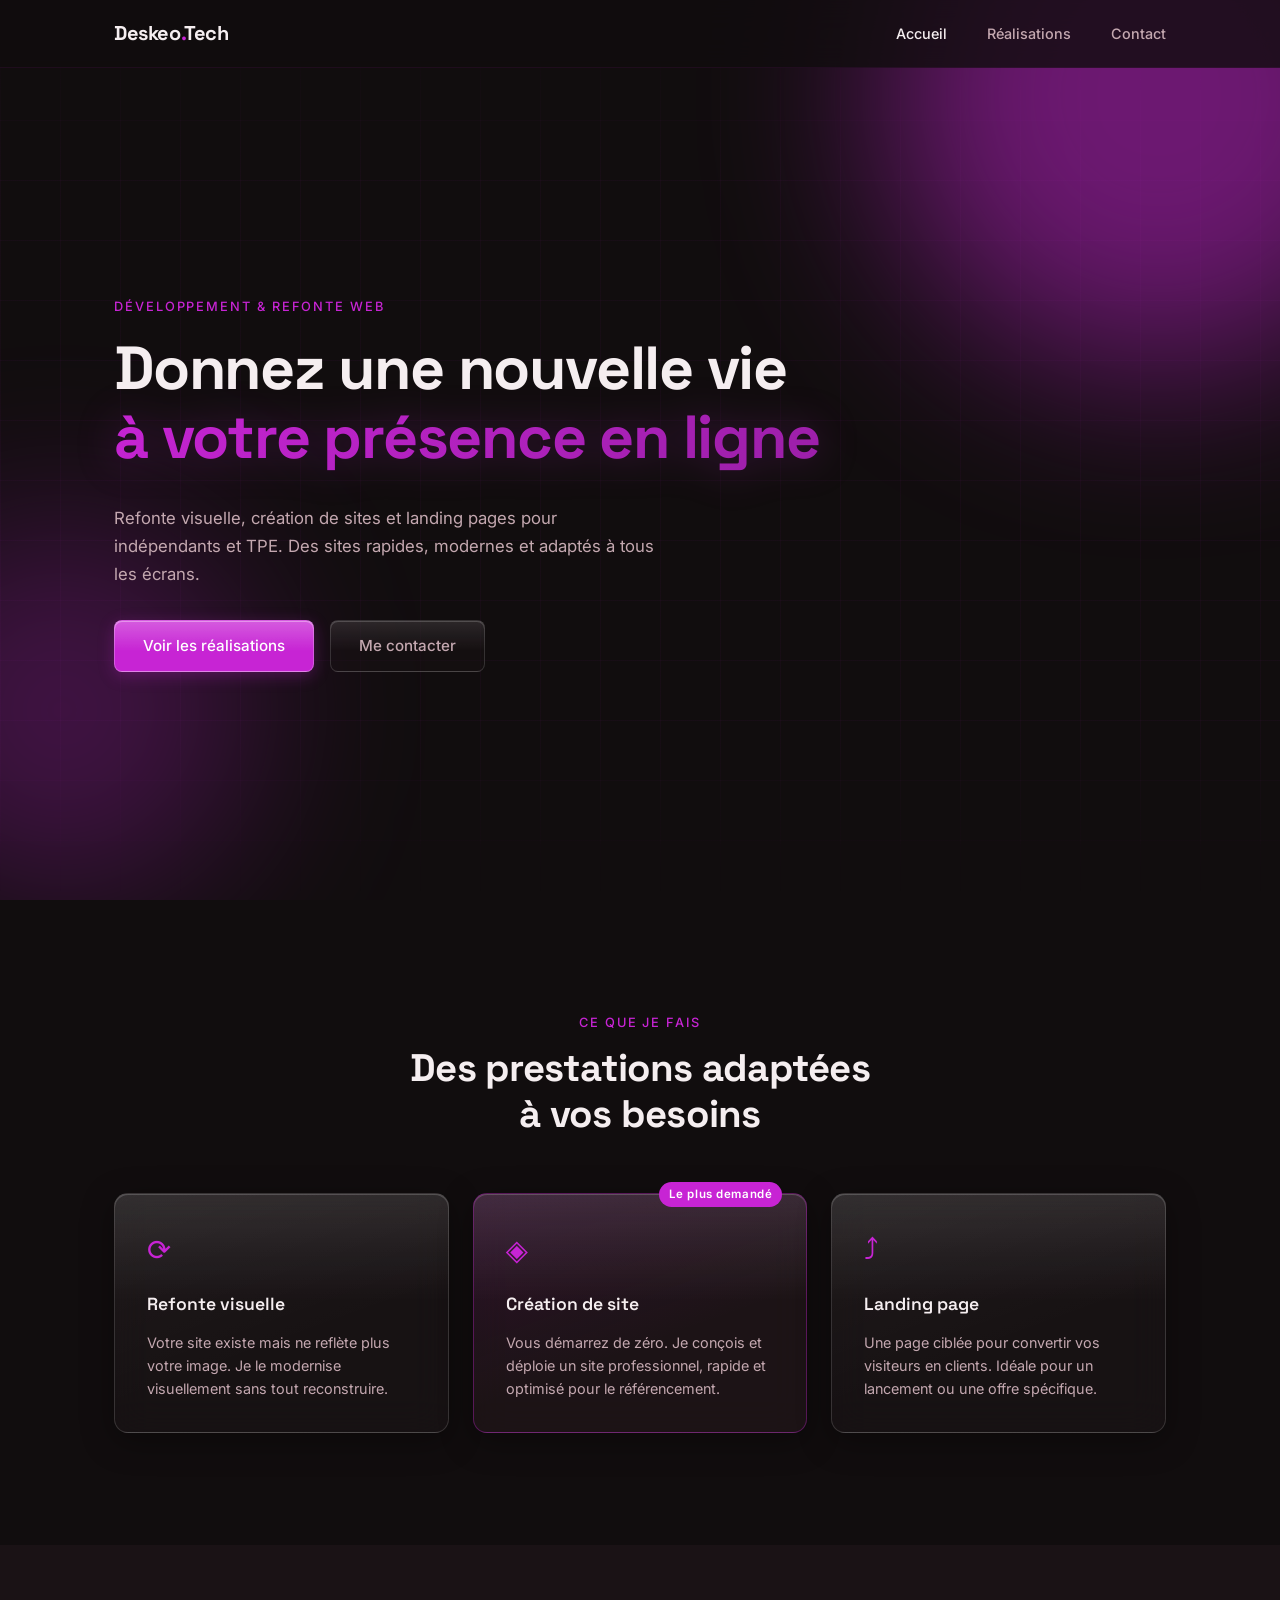
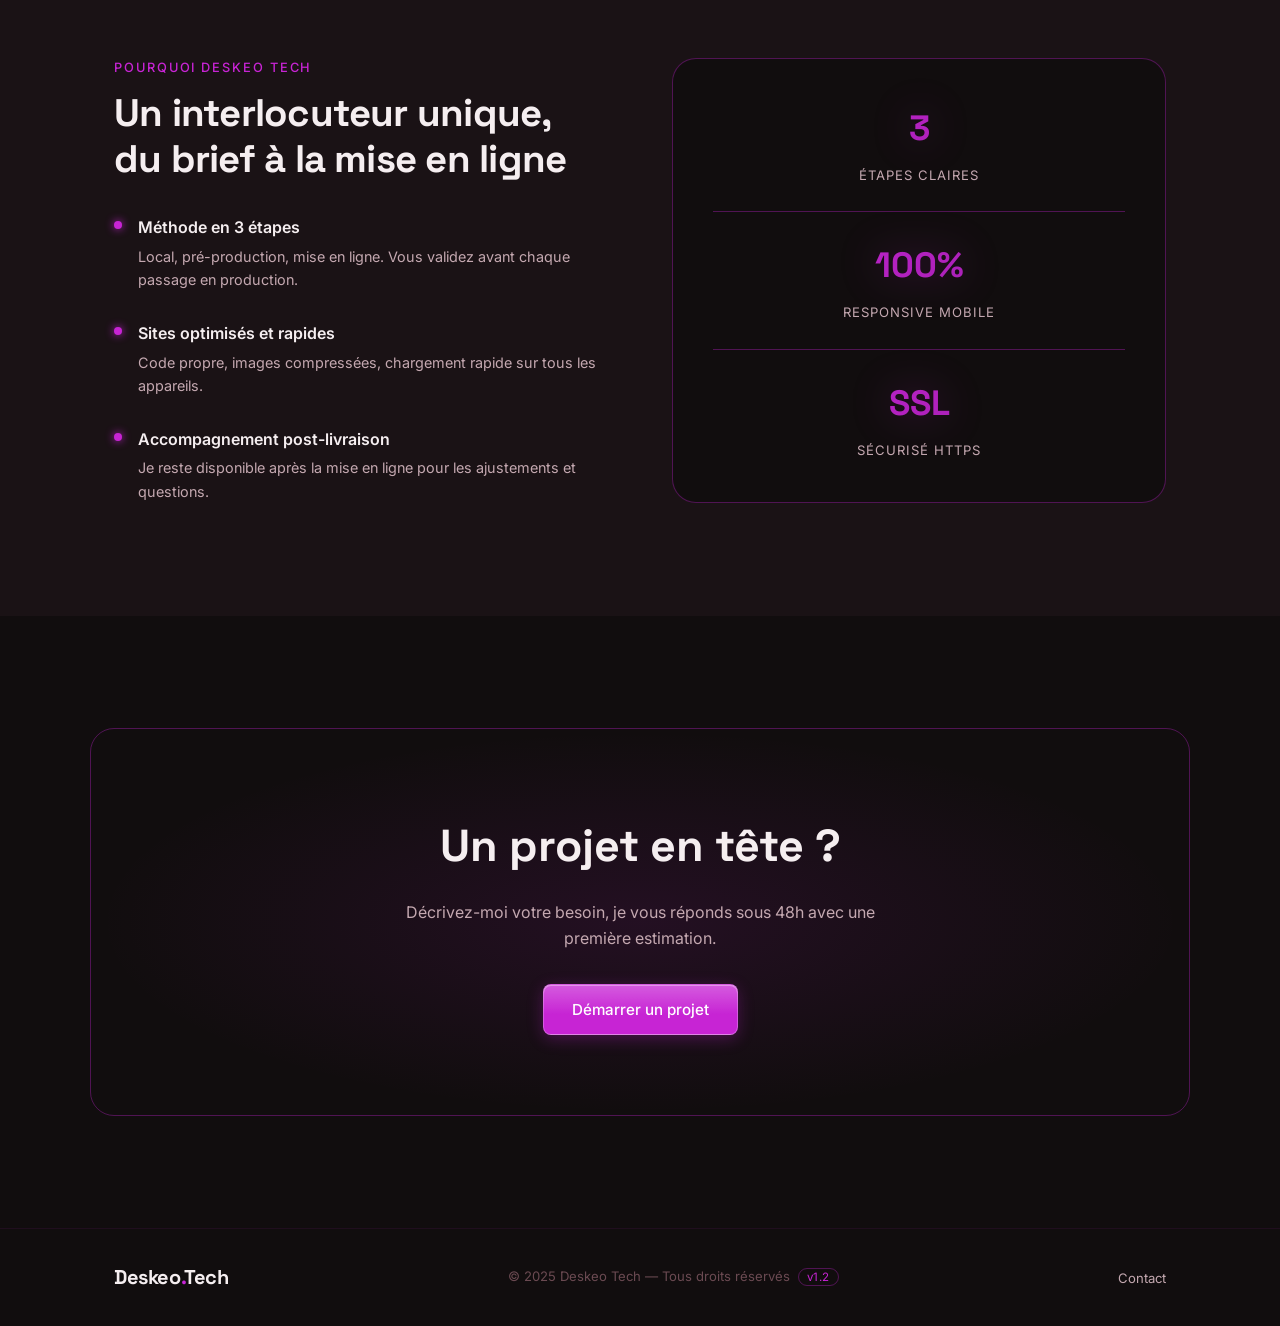
<file: index.html>
<!DOCTYPE html>
<html lang="fr">
<head>
    <meta charset="UTF-8">
    <meta name="viewport" content="width=device-width, initial-scale=1.0">
    <meta name="description" content="Deskeo Tech — Refonte de sites web et création de landing pages pour professionnels.">
    <title>Deskeo Tech — Développement & Refonte Web</title>
    <link rel="preconnect" href="https://fonts.googleapis.com">
    <link rel="preconnect" href="https://fonts.gstatic.com" crossorigin>
    <link href="https://fonts.googleapis.com/css2?family=Inter:wght@300;400;500;600&family=Space+Grotesk:wght@500;700&display=swap" rel="stylesheet">
    <link rel="stylesheet" href="css/style.css">
    <link rel="stylesheet" href="css/animations.css">
</head>
<body>

    <!-- NAV -->
    <header class="nav-wrapper">
        <nav class="nav container">
            <a href="index.html" class="nav-logo">Deskeo<span class="accent">.</span>Tech</a>
            <button class="nav-toggle" aria-label="Ouvrir le menu" aria-expanded="false">
                <span></span><span></span><span></span>
            </button>
            <ul class="nav-links" role="list">
                <li><a href="index.html" class="nav-link active">Accueil</a></li>
                <li><a href="realisations.html" class="nav-link">Réalisations</a></li>
                <li><a href="contact.html" class="nav-link">Contact</a></li>
            </ul>
        </nav>
    </header>

    <main>

        <!-- HERO -->
        <section class="hero">
            <div class="hero-bg" aria-hidden="true">
                <div class="neon-orb orb-1"></div>
                <div class="neon-orb orb-2"></div>
                <div class="grid-overlay"></div>
                <div class="sparkles"></div>
            </div>
            <div class="container hero-content">
                <p class="hero-eyebrow">Développement & Refonte Web</p>
                <h1 class="hero-title">
                    Donnez une nouvelle vie<br>
                    <span class="neon-text">à votre présence en ligne</span>
                </h1>
                <p class="hero-desc">Refonte visuelle, création de sites et landing pages pour indépendants et TPE. Des sites rapides, modernes et adaptés à tous les écrans.</p>
                <div class="hero-actions">
                    <a href="realisations.html" class="btn btn-primary">Voir les réalisations</a>
                    <a href="contact.html" class="btn btn-ghost">Me contacter</a>
                </div>
            </div>
        </section>

        <!-- SERVICES -->
        <section class="section services" id="services">
            <div class="container">
                <div class="section-header">
                    <p class="section-eyebrow">Ce que je fais</p>
                    <h2 class="section-title">Des prestations adaptées<br>à vos besoins</h2>
                </div>
                <div class="cards-grid">
                    <article class="card">
                        <div class="card-icon" aria-hidden="true">⟳</div>
                        <h3 class="card-title">Refonte visuelle</h3>
                        <p class="card-desc">Votre site existe mais ne reflète plus votre image. Je le modernise visuellement sans tout reconstruire.</p>
                    </article>
                    <article class="card card-featured">
                        <div class="card-icon" aria-hidden="true">◈</div>
                        <h3 class="card-title">Création de site</h3>
                        <p class="card-desc">Vous démarrez de zéro. Je conçois et déploie un site professionnel, rapide et optimisé pour le référencement.</p>
                        <span class="card-badge">Le plus demandé</span>
                    </article>
                    <article class="card">
                        <div class="card-icon" aria-hidden="true">⤴</div>
                        <h3 class="card-title">Landing page</h3>
                        <p class="card-desc">Une page ciblée pour convertir vos visiteurs en clients. Idéale pour un lancement ou une offre spécifique.</p>
                    </article>
                </div>
            </div>
        </section>

        <!-- POURQUOI MOI -->
        <section class="section why">
            <div class="container why-grid">
                <div class="why-text">
                    <p class="section-eyebrow">Pourquoi Deskeo Tech</p>
                    <h2 class="section-title">Un interlocuteur unique,<br>du brief à la mise en ligne</h2>
                    <ul class="why-list" role="list">
                        <li class="why-item">
                            <span class="why-dot" aria-hidden="true"></span>
                            <div>
                                <strong>Méthode en 3 étapes</strong>
                                <p>Local, pré-production, mise en ligne. Vous validez avant chaque passage en production.</p>
                            </div>
                        </li>
                        <li class="why-item">
                            <span class="why-dot" aria-hidden="true"></span>
                            <div>
                                <strong>Sites optimisés et rapides</strong>
                                <p>Code propre, images compressées, chargement rapide sur tous les appareils.</p>
                            </div>
                        </li>
                        <li class="why-item">
                            <span class="why-dot" aria-hidden="true"></span>
                            <div>
                                <strong>Accompagnement post-livraison</strong>
                                <p>Je reste disponible après la mise en ligne pour les ajustements et questions.</p>
                            </div>
                        </li>
                    </ul>
                </div>
                <div class="why-visual" aria-hidden="true">
                    <div class="stats-block">
                        <div class="stat">
                            <span class="stat-number neon-text">3</span>
                            <span class="stat-label">Étapes claires</span>
                        </div>
                        <div class="stat-divider"></div>
                        <div class="stat">
                            <span class="stat-number neon-text">100%</span>
                            <span class="stat-label">Responsive mobile</span>
                        </div>
                        <div class="stat-divider"></div>
                        <div class="stat">
                            <span class="stat-number neon-text">SSL</span>
                            <span class="stat-label">Sécurisé HTTPS</span>
                        </div>
                    </div>
                </div>
            </div>
        </section>

        <!-- CTA -->
        <section class="section cta-section">
            <div class="container cta-inner">
                <div class="cta-neon-bg" aria-hidden="true"></div>
                <h2 class="cta-title">Un projet en tête ?</h2>
                <p class="cta-desc">Décrivez-moi votre besoin, je vous réponds sous 48h avec une première estimation.</p>
                <a href="contact.html" class="btn btn-primary">Démarrer un projet</a>
            </div>
        </section>

    </main>

    <!-- FOOTER -->
    <footer class="footer">
        <div class="container footer-inner">
            <span class="nav-logo">Deskeo<span class="accent">.</span>Tech</span>
            <p class="footer-copy">&copy; 2025 Deskeo Tech — Tous droits réservés <span class="footer-version">v1.1</span></p>
            <nav aria-label="Navigation secondaire">
                <a href="contact.html" class="footer-link">Contact</a>
            </nav>
        </div>
    </footer>

    <script src="js/main.js"></script>
</body>
</html>
</file>
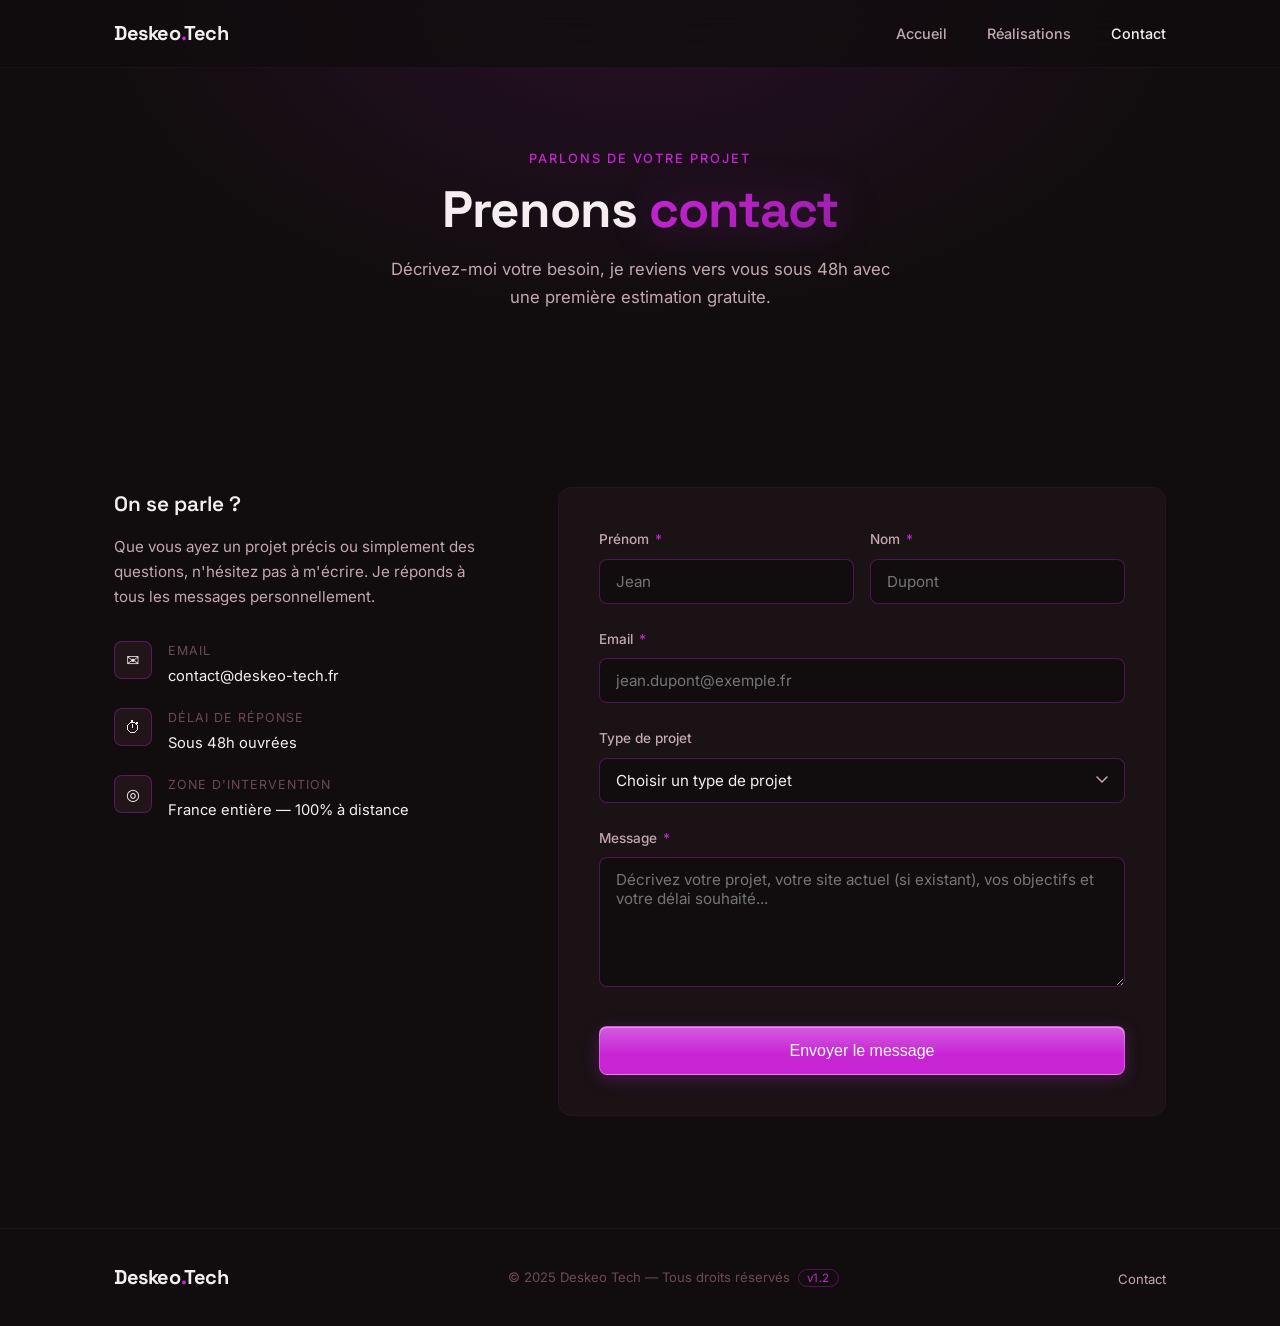
<file: contact.html>
<!DOCTYPE html>
<html lang="fr">
<head>
    <meta charset="UTF-8">
    <meta name="viewport" content="width=device-width, initial-scale=1.0">
    <meta name="description" content="Contactez Deskeo Tech pour votre projet de site web.">
    <title>Contact — Deskeo Tech</title>
    <link rel="preconnect" href="https://fonts.googleapis.com">
    <link rel="preconnect" href="https://fonts.gstatic.com" crossorigin>
    <link href="https://fonts.googleapis.com/css2?family=Inter:wght@300;400;500;600&family=Space+Grotesk:wght@500;700&display=swap" rel="stylesheet">
    <link rel="stylesheet" href="css/style.css">
    <link rel="stylesheet" href="css/animations.css">
</head>
<body>

    <header class="nav-wrapper">
        <nav class="nav container">
            <a href="index.html" class="nav-logo">Deskeo<span class="accent">.</span>Tech</a>
            <button class="nav-toggle" aria-label="Ouvrir le menu" aria-expanded="false">
                <span></span><span></span><span></span>
            </button>
            <ul class="nav-links" role="list">
                <li><a href="index.html"        class="nav-link">Accueil</a></li>
                <li><a href="realisations.html" class="nav-link">Réalisations</a></li>
                <li><a href="contact.html"      class="nav-link active">Contact</a></li>
            </ul>
        </nav>
    </header>

    <main>

        <!-- EN-TÊTE DE PAGE -->
        <section class="page-hero">
            <div class="page-hero-bg" aria-hidden="true"></div>
            <div class="container">
                <p class="page-hero-eyebrow">Parlons de votre projet</p>
                <h1 class="page-hero-title">
                    Prenons <span class="neon-text">contact</span>
                </h1>
                <p class="page-hero-desc">Décrivez-moi votre besoin, je reviens vers vous sous 48h avec une première estimation gratuite.</p>
            </div>
        </section>

        <!-- FORMULAIRE + INFOS -->
        <section class="section">
            <div class="container contact-grid">

                <!-- Colonne gauche : informations -->
                <div class="contact-info">
                    <h2 class="contact-info-title">On se parle ?</h2>
                    <p class="contact-info-desc">Que vous ayez un projet précis ou simplement des questions, n'hésitez pas à m'écrire. Je réponds à tous les messages personnellement.</p>

                    <ul class="contact-items" role="list">
                        <li class="contact-item">
                            <div class="contact-item-icon" aria-hidden="true">✉</div>
                            <div>
                                <p class="contact-item-label">Email</p>
                                <p class="contact-item-value">contact@deskeo-tech.fr</p>
                            </div>
                        </li>
                        <li class="contact-item">
                            <div class="contact-item-icon" aria-hidden="true">⏱</div>
                            <div>
                                <p class="contact-item-label">Délai de réponse</p>
                                <p class="contact-item-value">Sous 48h ouvrées</p>
                            </div>
                        </li>
                        <li class="contact-item">
                            <div class="contact-item-icon" aria-hidden="true">◎</div>
                            <div>
                                <p class="contact-item-label">Zone d'intervention</p>
                                <p class="contact-item-value">France entière — 100% à distance</p>
                            </div>
                        </li>
                    </ul>
                </div>

                <!-- Colonne droite : formulaire
                     Le formulaire utilise Netlify Forms :
                     l'attribut data-netlify="true" suffit pour
                     que Netlify intercepte et stocke les envois.
                     Aucune base de données, aucun serveur à gérer.
                     Les soumissions arrivent dans ton dashboard Netlify
                     et par email. -->
                <div class="form-wrapper">
                    <form class="form" name="contact" method="POST" data-netlify="true" data-netlify-honeypot="bot-field" novalidate netlify>

                        <!-- Champ honeypot anti-spam : caché visuellement,
                             les bots le remplissent, Netlify filtre ces envois. -->
                        <input type="hidden" name="form-name" value="contact">
                        <p style="display:none">
                            <label>Ne pas remplir : <input name="bot-field"></label>
                        </p>

                        <div class="form-row">
                            <div class="form-group">
                                <label class="form-label" for="prenom">
                                    Prénom <span class="required" aria-hidden="true">*</span>
                                </label>
                                <input class="form-input" type="text" id="prenom" name="prenom" required autocomplete="given-name" placeholder="Jean">
                            </div>
                            <div class="form-group">
                                <label class="form-label" for="nom">
                                    Nom <span class="required" aria-hidden="true">*</span>
                                </label>
                                <input class="form-input" type="text" id="nom" name="nom" required autocomplete="family-name" placeholder="Dupont">
                            </div>
                        </div>

                        <div class="form-group">
                            <label class="form-label" for="email">
                                Email <span class="required" aria-hidden="true">*</span>
                            </label>
                            <input class="form-input" type="email" id="email" name="email" required autocomplete="email" placeholder="jean.dupont@exemple.fr">
                        </div>

                        <div class="form-group">
                            <label class="form-label" for="sujet">Type de projet</label>
                            <select class="form-select" id="sujet" name="sujet">
                                <option value="" disabled selected>Choisir un type de projet</option>
                                <option value="refonte">Refonte de site existant</option>
                                <option value="creation">Création de site</option>
                                <option value="landing">Landing page</option>
                                <option value="autre">Autre demande</option>
                            </select>
                        </div>

                        <div class="form-group">
                            <label class="form-label" for="message">
                                Message <span class="required" aria-hidden="true">*</span>
                            </label>
                            <textarea class="form-textarea" id="message" name="message" required placeholder="Décrivez votre projet, votre site actuel (si existant), vos objectifs et votre délai souhaité..."></textarea>
                        </div>

                        <button type="submit" class="btn btn-primary form-submit">
                            Envoyer le message
                        </button>
                    </form>

                    <!-- Message affiché après envoi réussi (géré par JS) -->
                    <div class="form-success" id="formSuccess" role="alert" aria-live="polite">
                        <div class="form-success-icon" aria-hidden="true">✓</div>
                        <h3 class="form-success-title">Message envoyé !</h3>
                        <p class="form-success-desc">Merci pour votre message. Je vous réponds sous 48h ouvrées.</p>
                    </div>
                </div>

            </div>
        </section>

    </main>

    <footer class="footer">
        <div class="container footer-inner">
            <span class="nav-logo">Deskeo<span class="accent">.</span>Tech</span>
            <p class="footer-copy">&copy; 2025 Deskeo Tech — Tous droits réservés <span class="footer-version">v1.1</span></p>
            <nav aria-label="Navigation secondaire">
                <a href="contact.html" class="footer-link">Contact</a>
            </nav>
        </div>
    </footer>

    <script src="js/main.js"></script>
</body>
</html>
</file>
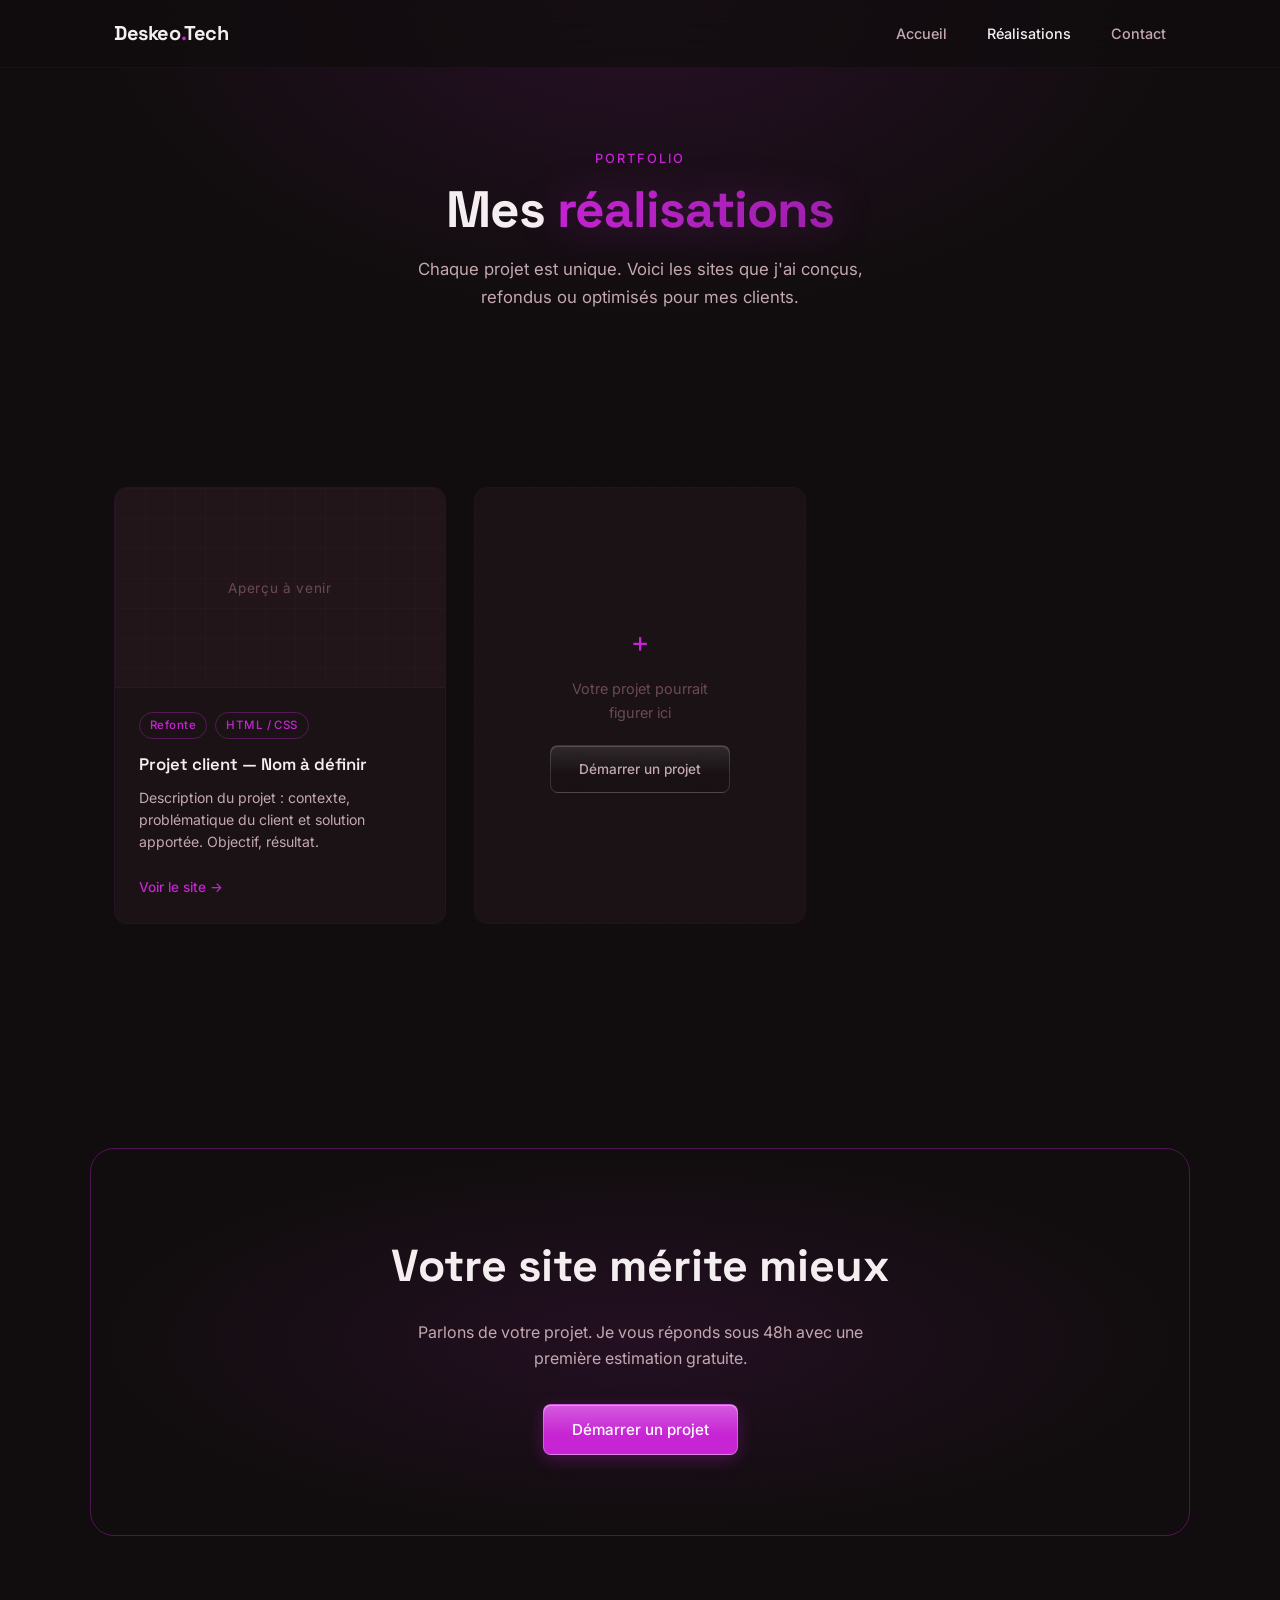
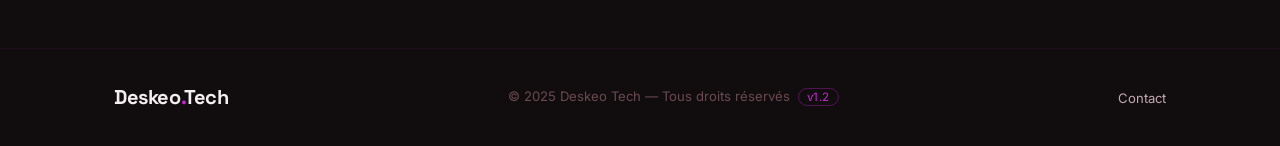
<file: realisations.html>
<!DOCTYPE html>
<html lang="fr">
<head>
    <meta charset="UTF-8">
    <meta name="viewport" content="width=device-width, initial-scale=1.0">
    <meta name="description" content="Réalisations Deskeo Tech — projets de refonte et création de sites web.">
    <title>Réalisations — Deskeo Tech</title>
    <link rel="preconnect" href="https://fonts.googleapis.com">
    <link rel="preconnect" href="https://fonts.gstatic.com" crossorigin>
    <link href="https://fonts.googleapis.com/css2?family=Inter:wght@300;400;500;600&family=Space+Grotesk:wght@500;700&display=swap" rel="stylesheet">
    <link rel="stylesheet" href="css/style.css">
    <link rel="stylesheet" href="css/animations.css">
</head>
<body>

    <header class="nav-wrapper">
        <nav class="nav container">
            <a href="index.html" class="nav-logo">Deskeo<span class="accent">.</span>Tech</a>
            <button class="nav-toggle" aria-label="Ouvrir le menu" aria-expanded="false">
                <span></span><span></span><span></span>
            </button>
            <ul class="nav-links" role="list">
                <li><a href="index.html"          class="nav-link">Accueil</a></li>
                <li><a href="realisations.html"   class="nav-link active">Réalisations</a></li>
                <li><a href="contact.html"         class="nav-link">Contact</a></li>
            </ul>
        </nav>
    </header>

    <main>

        <!-- EN-TÊTE DE PAGE -->
        <section class="page-hero">
            <div class="page-hero-bg" aria-hidden="true"></div>
            <div class="container">
                <p class="page-hero-eyebrow">Portfolio</p>
                <h1 class="page-hero-title">
                    Mes <span class="neon-text">réalisations</span>
                </h1>
                <p class="page-hero-desc">Chaque projet est unique. Voici les sites que j'ai conçus, refondus ou optimisés pour mes clients.</p>
            </div>
        </section>

        <!-- GRILLE PROJETS -->
        <section class="section">
            <div class="container">
                <div class="projects-grid">

                    <!--
                        CARTE PROJET TYPE
                        Structure à dupliquer pour chaque nouveau client.
                        Remplacer :
                        - "Projet à venir" par le vrai nom
                        - les tags par les technos utilisées
                        - la description
                        - le href du lien par l'URL du site livré
                        - project-thumb par une vraie image avec <img>
                    -->
                    <article class="project-card">
                        <div class="project-thumb">
                            <span class="project-thumb-label">Aperçu à venir</span>
                        </div>
                        <div class="project-body">
                            <div class="project-tags">
                                <span class="tag">Refonte</span>
                                <span class="tag">HTML / CSS</span>
                            </div>
                            <h2 class="project-title">Projet client — Nom à définir</h2>
                            <p class="project-desc">Description du projet : contexte, problématique du client et solution apportée. Objectif, résultat.</p>
                            <a href="#" class="project-link">Voir le site →</a>
                        </div>
                    </article>

                    <!-- Carte vide — invitation à prendre contact -->
                    <article class="project-card project-card-empty">
                        <div>
                            <p style="font-size:1.8rem; margin-bottom:0.75rem; color: var(--accent);">+</p>
                            <p>Votre projet pourrait<br>figurer ici</p>
                            <a href="contact.html" class="btn btn-ghost" style="margin-top:1.25rem; font-size:0.85rem;">Démarrer un projet</a>
                        </div>
                    </article>

                </div>
            </div>
        </section>

        <!-- CTA bas de page -->
        <section class="section cta-section">
            <div class="container cta-inner">
                <div class="cta-neon-bg" aria-hidden="true"></div>
                <h2 class="cta-title">Votre site mérite mieux</h2>
                <p class="cta-desc">Parlons de votre projet. Je vous réponds sous 48h avec une première estimation gratuite.</p>
                <a href="contact.html" class="btn btn-primary">Démarrer un projet</a>
            </div>
        </section>

    </main>

    <footer class="footer">
        <div class="container footer-inner">
            <span class="nav-logo">Deskeo<span class="accent">.</span>Tech</span>
            <p class="footer-copy">&copy; 2025 Deskeo Tech — Tous droits réservés <span class="footer-version">v1.1</span></p>
            <nav aria-label="Navigation secondaire">
                <a href="contact.html" class="footer-link">Contact</a>
            </nav>
        </div>
    </footer>

    <script src="js/main.js"></script>
</body>
</html>
</file>
<file: css/style.css>
/* ============================================================
   VARIABLES — palette Void/Kai'sa
   Tout changer ici se répercute sur tout le site.
   ============================================================ */
:root {
    --bg:          #110d0e;
    --bg-card:     #1a1215;
    --bg-card-alt: #221519;
    --border:      rgba(199,36,212,0.08);
    --border-accent: rgba(199,36,212,0.35);

    --text:        #f5eef0;
    --text-muted:  #c4a8b0;
    --text-faint:  #6b4a52;

    --accent:      #c724d4;
    --accent-glow: rgba(199,36,212,0.28);
    --accent-2:    #9b1fa8;

    /* Liquid Glass — verre dépoli translucide sur fond sombre */
    --glass-bg:        rgba(26,18,21,0.45);
    --glass-bg-strong: rgba(34,21,25,0.55);
    --glass-border:    rgba(255,255,255,0.14);
    --glass-highlight: rgba(255,255,255,0.18);
    --glass-blur:      18px;

    --font-body:    'Inter', system-ui, sans-serif;
    --font-display: 'Space Grotesk', system-ui, sans-serif;

    --space-xs:  0.5rem;
    --space-sm:  1rem;
    --space-md:  2rem;
    --space-lg:  4rem;
    --space-xl:  7rem;

    --radius-sm: 8px;
    --radius-md: 14px;
    --radius-lg: 24px;

    --max-width: 1100px;
    --nav-h: 68px;
}

/* ============================================================
   RESET
   ============================================================ */
*, *::before, *::after {
    box-sizing: border-box;
    margin: 0;
    padding: 0;
}

html { scroll-behavior: smooth; }

body {
    font-family: var(--font-body);
    background: var(--bg);
    color: var(--text);
    line-height: 1.65;
    -webkit-font-smoothing: antialiased;
    overflow-x: hidden;
}

img   { max-width: 100%; display: block; }
ul    { list-style: none; }
a     { text-decoration: none; color: inherit; }

/* ============================================================
   CONTAINER
   ============================================================ */
.container {
    width: 100%;
    max-width: var(--max-width);
    margin: 0 auto;
    padding: 0 1.5rem;
}

/* ============================================================
   NAVIGATION
   ============================================================ */
.nav-wrapper {
    position: fixed;
    top: 0; left: 0; right: 0;
    z-index: 100;
    height: var(--nav-h);
    border-bottom: 1px solid var(--border);
    background: rgba(17,13,14,0.8);
    backdrop-filter: blur(16px);
    -webkit-backdrop-filter: blur(16px);
}

.nav {
    display: flex;
    align-items: center;
    justify-content: space-between;
    height: 100%;
}

.nav-logo {
    font-family: var(--font-display);
    font-size: 1.25rem;
    font-weight: 700;
    letter-spacing: -0.02em;
}

.accent { color: var(--accent); }

.nav-links {
    display: flex;
    align-items: center;
    gap: 2.5rem;
}

.nav-link {
    font-size: 0.9rem;
    font-weight: 500;
    color: var(--text-muted);
    transition: color 0.2s;
}
.nav-link:hover,
.nav-link.active { color: var(--text); }

.nav-toggle {
    display: none;
    flex-direction: column;
    gap: 5px;
    background: none;
    border: none;
    cursor: pointer;
    padding: 4px;
}
.nav-toggle span {
    display: block;
    width: 24px;
    height: 2px;
    background: var(--text);
    border-radius: 2px;
    transition: transform 0.3s, opacity 0.3s;
}

/* ============================================================
   HERO
   ============================================================ */
.hero {
    position: relative;
    min-height: 100svh;
    display: flex;
    align-items: center;
    padding-top: var(--nav-h);
    overflow: hidden;
}

.hero-bg {
    position: absolute;
    inset: 0;
    pointer-events: none;
}

.hero-content {
    position: relative;
    z-index: 1;
    padding-top: var(--space-xl);
    padding-bottom: var(--space-xl);
}

.hero-eyebrow {
    font-size: 0.8rem;
    font-weight: 500;
    letter-spacing: 0.15em;
    text-transform: uppercase;
    color: var(--accent);
    margin-bottom: var(--space-sm);
}

.hero-title {
    font-family: var(--font-display);
    font-size: clamp(2.2rem, 5vw, 3.8rem);
    font-weight: 700;
    line-height: 1.15;
    letter-spacing: -0.02em;
    margin-bottom: var(--space-md);
}

.neon-text {
    background: linear-gradient(135deg, var(--accent), var(--accent-2));
    -webkit-background-clip: text;
    -webkit-text-fill-color: transparent;
    background-clip: text;
    filter: drop-shadow(0 0 20px var(--accent-glow));
}

.hero-desc {
    max-width: 540px;
    color: var(--text-muted);
    font-size: 1.05rem;
    margin-bottom: var(--space-md);
}

.hero-actions {
    display: flex;
    gap: var(--space-sm);
    flex-wrap: wrap;
}

/* ============================================================
   BOUTONS
   ============================================================ */
.btn {
    display: inline-flex;
    align-items: center;
    gap: 0.5rem;
    padding: 0.75rem 1.75rem;
    border-radius: var(--radius-sm);
    font-size: 0.95rem;
    font-weight: 500;
    cursor: pointer;
    transition: all 0.2s, box-shadow 0.3s;
    border: 1px solid transparent;
    white-space: nowrap;
    backdrop-filter: blur(var(--glass-blur));
    -webkit-backdrop-filter: blur(var(--glass-blur));
}

.btn-primary {
    background:
        linear-gradient(180deg, rgba(255,255,255,0.25) 0%, rgba(255,255,255,0) 60%),
        var(--accent);
    color: #fff;
    border-color: rgba(255,255,255,0.25);
    box-shadow: inset 0 1px 0 rgba(255,255,255,0.35), 0 4px 16px var(--accent-glow);
}
.btn-primary:hover {
    background:
        linear-gradient(180deg, rgba(255,255,255,0.12) 0%, rgba(255,255,255,0) 60%),
        transparent;
    color: var(--accent);
    box-shadow: inset 0 1px 0 rgba(255,255,255,0.1), 0 0 24px var(--accent-glow);
}

.btn-ghost {
    background:
        linear-gradient(180deg, rgba(255,255,255,0.1) 0%, rgba(255,255,255,0) 60%),
        var(--glass-bg);
    color: var(--text-muted);
    border-color: var(--glass-border);
    box-shadow: inset 0 1px 0 var(--glass-highlight);
}
.btn-ghost:hover {
    color: var(--text);
    border-color: var(--accent);
    box-shadow: inset 0 1px 0 var(--glass-highlight), 0 0 20px var(--accent-glow);
}

/* ============================================================
   SECTIONS
   ============================================================ */
.section { padding: var(--space-xl) 0; }

.section-header {
    text-align: center;
    margin-bottom: 3.5rem;
}

.section-eyebrow {
    font-size: 0.8rem;
    font-weight: 500;
    letter-spacing: 0.15em;
    text-transform: uppercase;
    color: var(--accent);
    margin-bottom: 0.75rem;
}

.section-title {
    font-family: var(--font-display);
    font-size: clamp(1.6rem, 3.5vw, 2.4rem);
    font-weight: 700;
    line-height: 1.2;
    letter-spacing: -0.02em;
}

/* ============================================================
   CARDS SERVICES
   ============================================================ */
.cards-grid {
    display: grid;
    grid-template-columns: repeat(auto-fill, minmax(260px, 1fr));
    gap: 1.5rem;
}

.card {
    position: relative;
    background:
        linear-gradient(180deg, rgba(255,255,255,0.09) 0%, rgba(255,255,255,0) 45%),
        linear-gradient(160deg, rgba(255,255,255,0.05), rgba(255,255,255,0.01) 60%),
        var(--glass-bg);
    border: 1px solid var(--glass-border);
    border-radius: var(--radius-md);
    padding: 2rem;
    backdrop-filter: blur(var(--glass-blur));
    -webkit-backdrop-filter: blur(var(--glass-blur));
    box-shadow:
        inset 0 1px 0 var(--glass-highlight),
        0 8px 32px rgba(0,0,0,0.35);
    transition: border-color 0.3s, transform 0.3s, box-shadow 0.3s;
}
.card:hover {
    border-color: var(--border-accent);
    transform: translateY(-4px);
    box-shadow:
        inset 0 1px 0 var(--glass-highlight),
        0 12px 40px rgba(0,0,0,0.45),
        0 0 32px var(--accent-glow);
}

.card-featured {
    border-color: var(--border-accent);
    background:
        linear-gradient(180deg, rgba(255,255,255,0.1) 0%, rgba(255,255,255,0) 45%),
        linear-gradient(160deg, rgba(199,36,212,0.12), rgba(255,255,255,0.01) 60%),
        var(--glass-bg-strong);
}

.card-icon {
    font-size: 1.8rem;
    margin-bottom: 1rem;
    color: var(--accent);
}

.card-title {
    font-family: var(--font-display);
    font-size: 1.1rem;
    font-weight: 600;
    margin-bottom: 0.75rem;
}

.card-desc {
    font-size: 0.9rem;
    color: var(--text-muted);
    line-height: 1.6;
}

.card-badge {
    position: absolute;
    top: -12px;
    right: 1.5rem;
    background: var(--accent);
    color: #fff;
    font-size: 0.72rem;
    font-weight: 600;
    padding: 3px 10px;
    border-radius: 99px;
    letter-spacing: 0.05em;
}

/* ============================================================
   SECTION WHY
   ============================================================ */
.why { background: var(--bg-card); }

.why-grid {
    display: grid;
    grid-template-columns: 1fr 1fr;
    gap: 4rem;
    align-items: center;
}

.why-list {
    display: flex;
    flex-direction: column;
    gap: 1.75rem;
    margin-top: 2rem;
}

.why-item {
    display: flex;
    gap: 1rem;
    align-items: flex-start;
}

.why-dot {
    width: 8px;
    height: 8px;
    min-width: 8px;
    border-radius: 50%;
    background: var(--accent);
    margin-top: 0.45rem;
    box-shadow: 0 0 8px var(--accent);
}

.why-item strong { display: block; font-weight: 600; margin-bottom: 0.25rem; }
.why-item p      { font-size: 0.9rem; color: var(--text-muted); }

.stats-block {
    background: var(--bg);
    border: 1px solid var(--border-accent);
    border-radius: var(--radius-lg);
    padding: 2.5rem;
    display: flex;
    flex-direction: column;
    gap: 1.5rem;
}

.stat { text-align: center; }

.stat-number {
    display: block;
    font-family: var(--font-display);
    font-size: 2.2rem;
    font-weight: 700;
    margin-bottom: 0.25rem;
}

.stat-label {
    font-size: 0.82rem;
    color: var(--text-muted);
    text-transform: uppercase;
    letter-spacing: 0.08em;
}

.stat-divider { height: 1px; background: var(--border-accent); }

/* ============================================================
   CTA
   ============================================================ */
.cta-section { text-align: center; }

.cta-inner {
    position: relative;
    border: 1px solid var(--border-accent);
    border-radius: var(--radius-lg);
    padding: 5rem 2rem;
    overflow: hidden;
}

.cta-neon-bg {
    position: absolute;
    inset: 0;
    background: radial-gradient(ellipse at center, rgba(199,36,212,0.1) 0%, transparent 70%);
    pointer-events: none;
}

.cta-title {
    font-family: var(--font-display);
    font-size: clamp(1.8rem, 4vw, 2.8rem);
    font-weight: 700;
    margin-bottom: 1rem;
    position: relative;
}

.cta-desc {
    color: var(--text-muted);
    max-width: 480px;
    margin: 0 auto 2rem;
    position: relative;
}

/* ============================================================
   PAGE HERO (pages intérieures — plus compact que le hero accueil)
   ============================================================ */
.page-hero {
    padding-top: calc(var(--nav-h) + 5rem);
    padding-bottom: 4rem;
    text-align: center;
    position: relative;
    overflow: hidden;
}

.page-hero-bg {
    position: absolute;
    inset: 0;
    pointer-events: none;
    background: radial-gradient(ellipse at 50% 0%, rgba(199,36,212,0.12) 0%, transparent 60%);
}

.page-hero-eyebrow {
    font-size: 0.8rem;
    font-weight: 500;
    letter-spacing: 0.15em;
    text-transform: uppercase;
    color: var(--accent);
    margin-bottom: 0.75rem;
}

.page-hero-title {
    font-family: var(--font-display);
    font-size: clamp(2rem, 4.5vw, 3.2rem);
    font-weight: 700;
    line-height: 1.15;
    letter-spacing: -0.02em;
    margin-bottom: 1rem;
    position: relative;
}

.page-hero-desc {
    color: var(--text-muted);
    font-size: 1.05rem;
    max-width: 520px;
    margin: 0 auto;
    position: relative;
}

/* ============================================================
   PAGE RÉALISATIONS
   ============================================================ */
.projects-grid {
    display: grid;
    grid-template-columns: repeat(auto-fill, minmax(300px, 1fr));
    gap: 1.75rem;
}

.project-card {
    background: var(--bg-card);
    border: 1px solid var(--border);
    border-radius: var(--radius-md);
    overflow: hidden;
    transition: border-color 0.3s, transform 0.3s;
}
.project-card:hover {
    border-color: var(--border-accent);
    transform: translateY(-4px);
}

/* Placeholder image projet — remplacé par une vraie image plus tard */
.project-thumb {
    height: 200px;
    background: var(--bg-card-alt);
    display: flex;
    align-items: center;
    justify-content: center;
    color: var(--text-faint);
    font-size: 0.85rem;
    letter-spacing: 0.05em;
    border-bottom: 1px solid var(--border);
    position: relative;
    overflow: hidden;
}

/* Effet de grille sur le placeholder */
.project-thumb::before {
    content: '';
    position: absolute;
    inset: 0;
    background-image:
        linear-gradient(rgba(199,36,212,0.04) 1px, transparent 1px),
        linear-gradient(90deg, rgba(199,36,212,0.04) 1px, transparent 1px);
    background-size: 30px 30px;
}

.project-thumb-label {
    position: relative;
    z-index: 1;
}

.project-body { padding: 1.5rem; }

.project-tags {
    display: flex;
    flex-wrap: wrap;
    gap: 0.5rem;
    margin-bottom: 0.75rem;
}

.tag {
    font-size: 0.72rem;
    font-weight: 500;
    padding: 3px 10px;
    border-radius: 99px;
    border: 1px solid var(--border-accent);
    color: var(--accent);
    letter-spacing: 0.04em;
}

.project-title {
    font-family: var(--font-display);
    font-size: 1.05rem;
    font-weight: 600;
    margin-bottom: 0.5rem;
}

.project-desc {
    font-size: 0.88rem;
    color: var(--text-muted);
    line-height: 1.55;
    margin-bottom: 1.25rem;
}

.project-link {
    font-size: 0.85rem;
    font-weight: 500;
    color: var(--accent);
    display: inline-flex;
    align-items: center;
    gap: 0.35rem;
    transition: gap 0.2s;
}
.project-link:hover { gap: 0.6rem; }

/* Carte "projet à venir" */
.project-card-empty {
    border-style: dashed;
    display: flex;
    align-items: center;
    justify-content: center;
    min-height: 280px;
    text-align: center;
    padding: 2rem;
    color: var(--text-faint);
    font-size: 0.9rem;
}

/* ============================================================
   PAGE CONTACT
   ============================================================ */
.contact-grid {
    display: grid;
    grid-template-columns: 1fr 1.6fr;
    gap: 4rem;
    align-items: start;
}

.contact-info-title {
    font-family: var(--font-display);
    font-size: 1.3rem;
    font-weight: 600;
    margin-bottom: 0.75rem;
}

.contact-info-desc {
    color: var(--text-muted);
    font-size: 0.95rem;
    line-height: 1.65;
    margin-bottom: 2rem;
}

.contact-items {
    display: flex;
    flex-direction: column;
    gap: 1.25rem;
}

.contact-item {
    display: flex;
    align-items: flex-start;
    gap: 1rem;
}

.contact-item-icon {
    width: 38px;
    height: 38px;
    min-width: 38px;
    border-radius: var(--radius-sm);
    background: var(--bg-card-alt);
    border: 1px solid var(--border-accent);
    display: flex;
    align-items: center;
    justify-content: center;
    font-size: 1rem;
}

.contact-item-label {
    font-size: 0.78rem;
    color: var(--text-faint);
    text-transform: uppercase;
    letter-spacing: 0.08em;
    margin-bottom: 0.15rem;
}

.contact-item-value {
    font-size: 0.92rem;
    color: var(--text);
}

/* ============================================================
   FORMULAIRE
   Les inputs héritent de la police body (les navigateurs ne
   le font pas automatiquement — c'est un oubli historique).
   ============================================================ */
.form {
    background: var(--bg-card);
    border: 1px solid var(--border);
    border-radius: var(--radius-md);
    padding: 2.5rem;
}

.form-group { margin-bottom: 1.5rem; }

.form-label {
    display: block;
    font-size: 0.85rem;
    font-weight: 500;
    color: var(--text-muted);
    margin-bottom: 0.5rem;
}

.form-label .required {
    color: var(--accent);
    margin-left: 2px;
}

.form-input,
.form-select,
.form-textarea {
    width: 100%;
    font-family: var(--font-body);
    font-size: 0.95rem;
    color: var(--text);
    background: var(--bg);
    border: 1px solid var(--border-accent);
    border-radius: var(--radius-sm);
    padding: 0.75rem 1rem;
    transition: border-color 0.2s, box-shadow 0.2s;
    appearance: none;
}

/* État focus : renforce la bordure et ajoute un halo — signale
   à l'utilisateur quel champ est actif (accessibilité). */
.form-input:focus,
.form-select:focus,
.form-textarea:focus {
    outline: none;
    border-color: var(--accent);
    box-shadow: 0 0 0 3px var(--accent-glow);
}

.form-textarea {
    resize: vertical;
    min-height: 130px;
}

.form-select {
    background-image: url("data:image/svg+xml,%3Csvg xmlns='http://www.w3.org/2000/svg' width='12' height='8' viewBox='0 0 12 8'%3E%3Cpath d='M1 1l5 5 5-5' stroke='%23c4a8b0' stroke-width='1.5' fill='none' stroke-linecap='round'/%3E%3C/svg%3E");
    background-repeat: no-repeat;
    background-position: right 1rem center;
    padding-right: 2.5rem;
    cursor: pointer;
}

.form-row {
    display: grid;
    grid-template-columns: 1fr 1fr;
    gap: 1rem;
}

.form-submit {
    width: 100%;
    margin-top: 0.5rem;
    justify-content: center;
    font-size: 1rem;
    padding: 0.9rem;
}

/* Message de confirmation après envoi */
.form-success {
    display: none;
    text-align: center;
    padding: 2rem;
}
.form-success.is-visible { display: block; }
.form-success-icon { font-size: 2.5rem; margin-bottom: 1rem; }
.form-success-title { font-family: var(--font-display); font-size: 1.3rem; font-weight: 600; margin-bottom: 0.5rem; }
.form-success-desc  { color: var(--text-muted); font-size: 0.92rem; }

/* ============================================================
   FOOTER
   ============================================================ */
.footer {
    padding: 2rem 0;
    border-top: 1px solid var(--border);
}

.footer-inner {
    display: flex;
    align-items: center;
    justify-content: space-between;
    gap: 1rem;
    flex-wrap: wrap;
}

.footer-copy  { font-size: 0.82rem; color: var(--text-faint); }
.footer-version {
    font-size: 0.72rem;
    color: var(--accent);
    border: 1px solid var(--border-accent);
    border-radius: 99px;
    padding: 1px 8px;
    margin-left: 0.25rem;
    letter-spacing: 0.03em;
}
.footer-link  { font-size: 0.82rem; color: var(--text-muted); transition: color 0.2s; }
.footer-link:hover { color: var(--accent); }

/* ============================================================
   RESPONSIVE MOBILE
   ============================================================ */
@media (max-width: 768px) {

    .nav-toggle { display: flex; }

    .nav-links {
        position: fixed;
        inset: var(--nav-h) 0 0 0;
        background: rgba(17,13,14,0.97);
        flex-direction: column;
        justify-content: center;
        gap: 2rem;
        font-size: 1.2rem;
        transform: translateX(100%);
        transition: transform 0.3s ease;
    }
    .nav-links.is-open { transform: translateX(0); }

    .why-grid         { grid-template-columns: 1fr; gap: 2.5rem; }
    .contact-grid     { grid-template-columns: 1fr; gap: 2.5rem; }
    .form-row         { grid-template-columns: 1fr; }
    .footer-inner     { justify-content: center; text-align: center; }
}
</file>
<file: css/animations.css>
/* ============================================================
   ANIMATIONS & EFFETS NÉON — palette Void/Kai'sa
   ============================================================ */

.neon-orb {
    position: absolute;
    border-radius: 50%;
    filter: blur(90px);
    opacity: 0.5;
    animation: float 8s ease-in-out infinite;
}

.orb-1 {
    width: 550px;
    height: 550px;
    background: var(--accent);
    top: -20%;
    right: -12%;
    animation-delay: 0s;
}

.orb-2 {
    width: 380px;
    height: 380px;
    background: var(--accent-2);
    bottom: 0%;
    left: -10%;
    animation-delay: -4s;
    opacity: 0.35;
}

.grid-overlay {
    position: absolute;
    inset: 0;
    background-image:
        linear-gradient(rgba(199,36,212,0.04) 1px, transparent 1px),
        linear-gradient(90deg, rgba(199,36,212,0.04) 1px, transparent 1px);
    background-size: 60px 60px;
    mask-image: linear-gradient(to bottom, transparent 0%, black 20%, black 80%, transparent 100%);
    -webkit-mask-image: linear-gradient(to bottom, transparent 0%, black 20%, black 80%, transparent 100%);
}

@keyframes float {
    0%, 100% { transform: translateY(0px) scale(1); }
    50%       { transform: translateY(-30px) scale(1.05); }
}

/* Étincelles — générées dynamiquement en JS (main.js), max 10 en simultané */
.sparkles {
    position: absolute;
    inset: 0;
    overflow: hidden;
    pointer-events: none;
}

.sparkle {
    position: absolute;
    width: 2px;
    height: 10px;
    border-radius: 50%;
    /* dégradé : pointe lumineuse en tête, traînée qui s'estompe derrière */
    background: linear-gradient(to top, rgba(199,36,212,0) 0%, var(--accent) 55%, #ffe4fa 100%);
    box-shadow: 0 0 4px 1px var(--accent-glow);
    opacity: 0;
    transform-origin: center;
    animation-name: sparkle-fly;
    animation-timing-function: ease-out;
    animation-fill-mode: forwards;
}

@keyframes sparkle-fly {
    0%   { opacity: 0; transform: translate(0, 0) rotate(var(--rot, 0deg)) scaleY(0.3); }
    18%  { opacity: 1; }
    100% { opacity: 0; transform: translate(var(--dx, 0px), var(--dy, 0px)) rotate(var(--rot, 0deg)) scaleY(1); }
}

/* Apparition au chargement */
.hero-eyebrow { animation: fadeUp 0.7s ease both; animation-delay: 0.1s; }
.hero-title   { animation: fadeUp 0.7s ease both; animation-delay: 0.25s; }
.hero-desc    { animation: fadeUp 0.7s ease both; animation-delay: 0.4s; }
.hero-actions { animation: fadeUp 0.7s ease both; animation-delay: 0.55s; }

/* Apparition pages intérieures */
.page-hero-eyebrow { animation: fadeUp 0.6s ease both; animation-delay: 0.1s; }
.page-hero-title   { animation: fadeUp 0.6s ease both; animation-delay: 0.22s; }
.page-hero-desc    { animation: fadeUp 0.6s ease both; animation-delay: 0.34s; }

@keyframes fadeUp {
    from { opacity: 0; transform: translateY(24px); }
    to   { opacity: 1; transform: translateY(0); }
}

@keyframes glow-pulse {
    0%, 100% { filter: drop-shadow(0 0 16px rgba(199,36,212,0.4)); }
    50%       { filter: drop-shadow(0 0 36px rgba(199,36,212,0.75)); }
}
.neon-text { animation: glow-pulse 3s ease-in-out infinite; }

@media (prefers-reduced-motion: reduce) {
    *, *::before, *::after {
        animation-duration: 0.01ms !important;
        animation-iteration-count: 1 !important;
        transition-duration: 0.01ms !important;
    }
}
</file>
